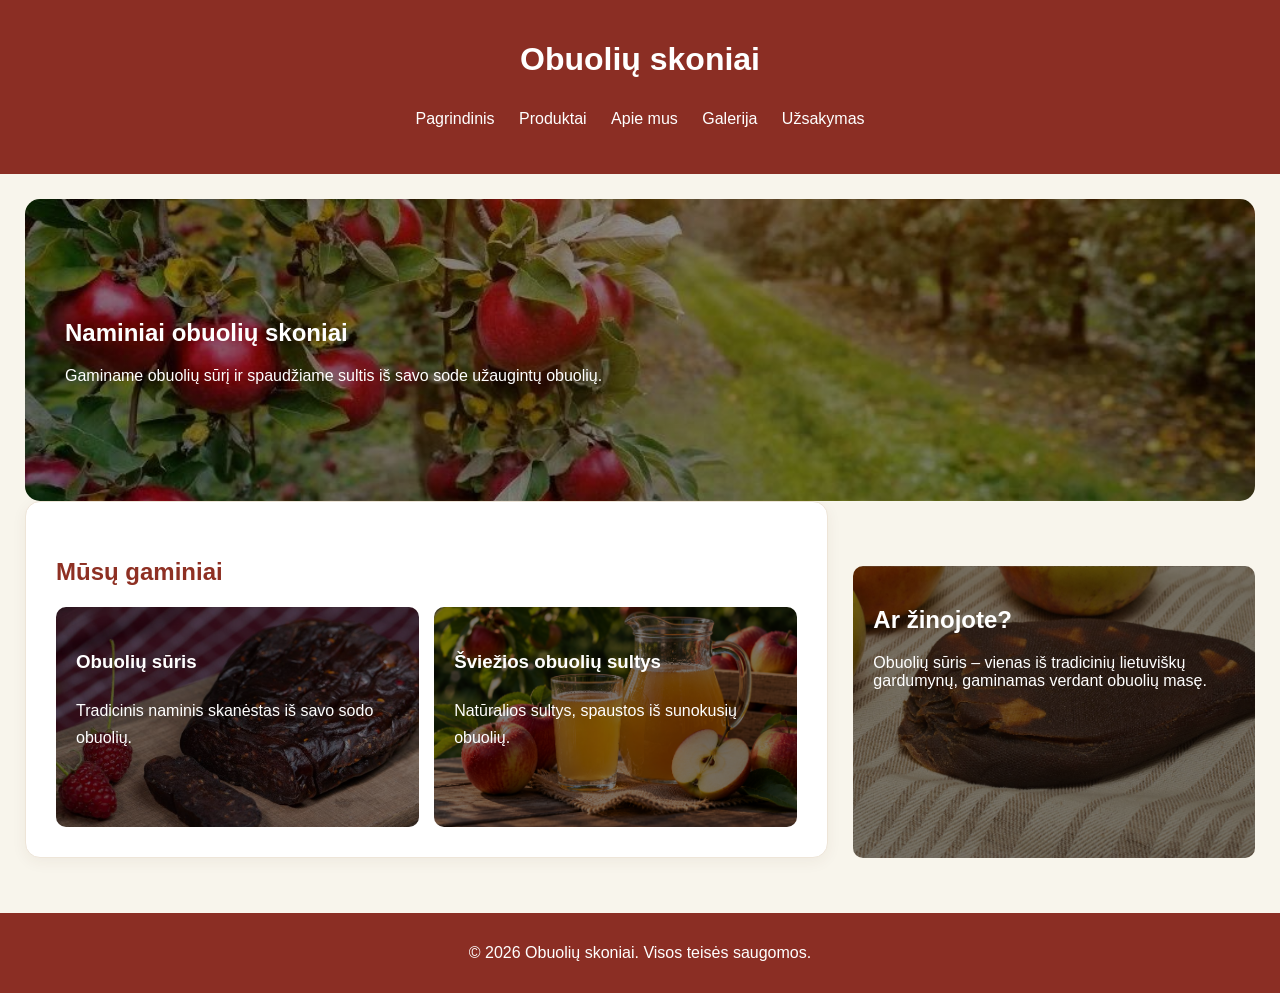
<file: index.html>
<!doctype html>
<html lang="lt">
  <head>
    <meta charset="UTF-8" />
    <meta name="viewport" content="width=device-width, initial-scale=1.0" />
    <title>Obuolių skoniai</title>

    <link rel="stylesheet" href="styles.css" />
  </head>

  <body>
    <header>
      <h1>Obuolių skoniai</h1>
      <nav>
        <ul>
          <li><a href="index.html">Pagrindinis</a></li>
          <li><a href="produktai.html">Produktai</a></li>
          <li><a href="apie.html">Apie mus</a></li>
          <li><a href="galerija.html">Galerija</a></li>
          <li><a href="uzsakymas.html">Užsakymas</a></li>
        </ul>
      </nav>
    </header>

    <main>
      <section class="intro">
        <h2>Naminiai obuolių skoniai</h2>
        <p>
          Gaminame obuolių sūrį ir spaudžiame sultis iš savo sode užaugintų
          obuolių.
        </p>
      </section>

      <div class="content-layout">
        <section class="products">
          <h2>Mūsų gaminiai</h2>

          <div class="product-grid">
            <article class="product-card cheese-card">
              <h3>Obuolių sūris</h3>
              <p>Tradicinis naminis skanėstas iš savo sodo obuolių.</p>
            </article>

            <article class="product-card juice-card">
              <h3>Šviežios obuolių sultys</h3>
              <p>Natūralios sultys, spaustos iš sunokusių obuolių.</p>
            </article>
          </div>
        </section>

        <aside class="sidebar aside-card">
          <h2>Ar žinojote?</h2>
          <p>
            Obuolių sūris – vienas iš tradicinių lietuviškų gardumynų, gaminamas
            verdant obuolių masę.
          </p>
        </aside>
      </div>
    </main>

    <footer id="footer">
      <p>© 2026 Obuolių skoniai. Visos teisės saugomos.</p>
    </footer>
  </body>
</html>
</file>
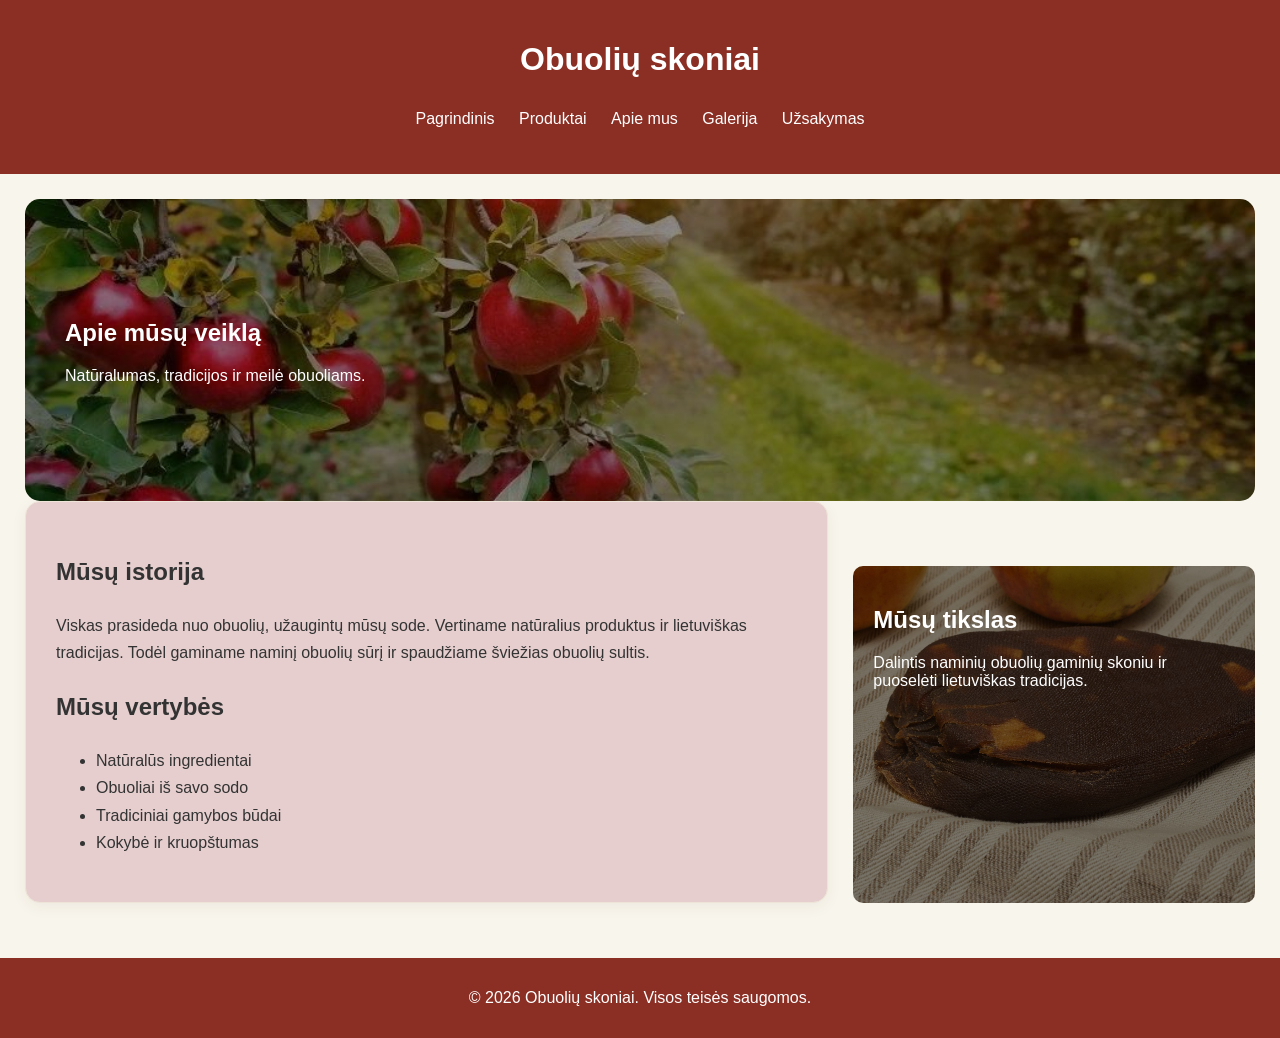
<file: apie.html>
<!doctype html>
<html lang="lt">
  <head>
    <meta charset="UTF-8" />
    <meta name="viewport" content="width=device-width, initial-scale=1.0" />
    <title>Apie mus | Obuolių skoniai</title>
    <link rel="stylesheet" href="styles.css" />
  </head>

  <body>
    <header>
      <h1>Obuolių skoniai</h1>

      <nav>
        <ul>
          <li><a href="index.html">Pagrindinis</a></li>
          <li><a href="produktai.html">Produktai</a></li>
          <li><a href="apie.html">Apie mus</a></li>
          <li><a href="galerija.html">Galerija</a></li>
          <li><a href="uzsakymas.html">Užsakymas</a></li>
        </ul>
      </nav>
    </header>

    <main>
      <section class="intro">
        <h2>Apie mūsų veiklą</h2>
        <p>Natūralumas, tradicijos ir meilė obuoliams.</p>
      </section>

      <div class="content-layout">
        <section class="history-section">
          <h2>Mūsų istorija</h2>

          <p>
            Viskas prasideda nuo obuolių, užaugintų mūsų sode. Vertiname
            natūralius produktus ir lietuviškas tradicijas. Todėl gaminame
            naminį obuolių sūrį ir spaudžiame šviežias obuolių sultis.
          </p>

          <h2>Mūsų vertybės</h2>

          <ul>
            <li>Natūralūs ingredientai</li>
            <li>Obuoliai iš savo sodo</li>
            <li>Tradiciniai gamybos būdai</li>
            <li>Kokybė ir kruopštumas</li>
          </ul>
        </section>

        <aside class="sidebar aside-card">
          <h2>Mūsų tikslas</h2>

          <p>
            Dalintis naminių obuolių gaminių skoniu ir puoselėti lietuviškas
            tradicijas.
          </p>
        </aside>
      </div>
    </main>

    <footer id="footer">
      <p>© 2026 Obuolių skoniai. Visos teisės saugomos.</p>
    </footer>
  </body>
</html>
</file>
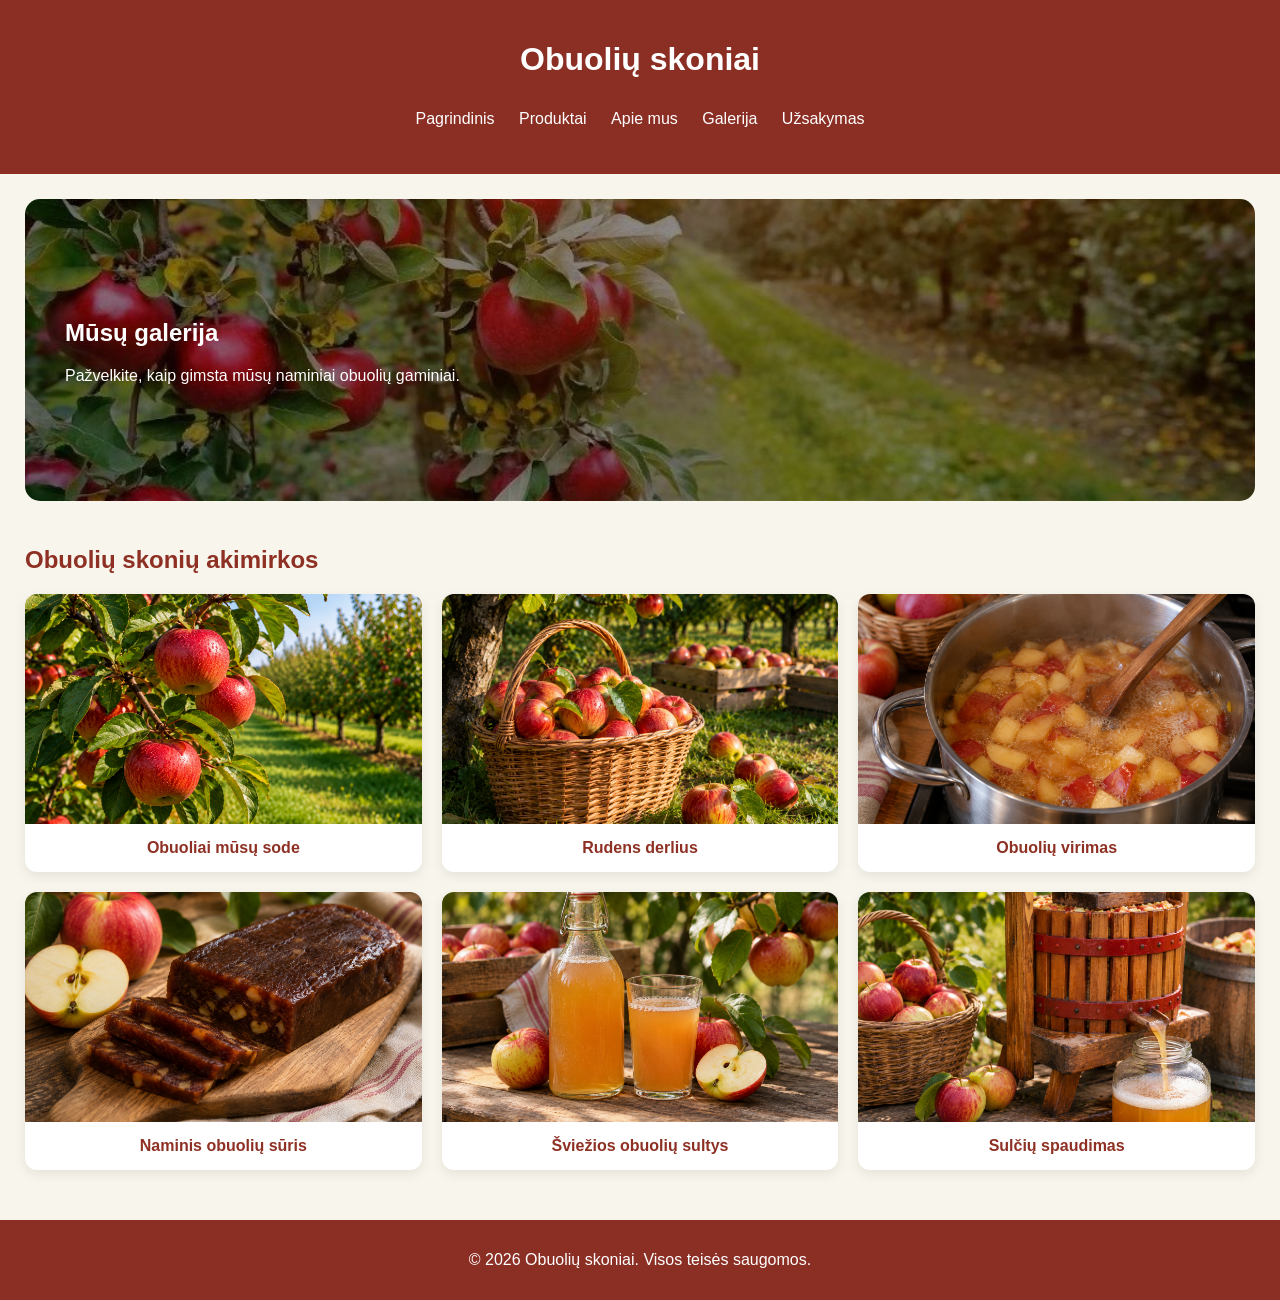
<file: galerija.html>
<!doctype html>
<html lang="lt">
  <head>
    <meta charset="UTF-8" />
    <meta name="viewport" content="width=device-width, initial-scale=1.0" />
    <title>Galerija | Obuolių skoniai</title>
    <link rel="stylesheet" href="styles.css" />
  </head>

  <body>
    <header>
      <h1>Obuolių skoniai</h1>

      <nav>
        <ul>
          <li><a href="index.html">Pagrindinis</a></li>
          <li><a href="produktai.html">Produktai</a></li>
          <li><a href="apie.html">Apie mus</a></li>
          <li><a href="galerija.html">Galerija</a></li>
          <li><a href="uzsakymas.html">Užsakymas</a></li>
        </ul>
      </nav>
    </header>

    <main>
      <section class="intro">
        <h2>Mūsų galerija</h2>
        <p>Pažvelkite, kaip gimsta mūsų naminiai obuolių gaminiai.</p>
      </section>

      <section class="gallery-section">
        <h2>Obuolių skonių akimirkos</h2>

        <div class="gallery-grid">
          <figure class="gallery-item">
            <img
              src="images/obuoliai/obuoliai-sode.png"
              alt="Prinokę obuoliai sode"
            />
            <figcaption>Obuoliai mūsų sode</figcaption>
          </figure>

          <figure class="gallery-item">
            <img
              src="images/obuoliai/derlius.png"
              alt="Surinktas obuolių derlius"
            />
            <figcaption>Rudens derlius</figcaption>
          </figure>

          <figure class="gallery-item">
            <img
              src="images/obuoliai/virimas.png"
              alt="Verdami obuoliai puode"
            />
            <figcaption>Obuolių virimas</figcaption>
          </figure>

          <figure class="gallery-item">
            <img
              src="images/obuoliai/suris-galerijai.png"
              alt="Naminis obuolių sūris"
            />
            <figcaption>Naminis obuolių sūris</figcaption>
          </figure>

          <figure class="gallery-item">
            <img
              src="images/obuoliai/sultys-galerijoje.png"
              alt="Šviežios obuolių sultys"
            />
            <figcaption>Šviežios obuolių sultys</figcaption>
          </figure>

          <figure class="gallery-item">
            <img
              src="images/obuoliai/spaudimas.png"
              alt="Obuolių sulčių spaudimas"
            />
            <figcaption>Sulčių spaudimas</figcaption>
          </figure>
        </div>
      </section>
    </main>

    <footer id="footer">
      <p>© 2026 Obuolių skoniai. Visos teisės saugomos.</p>
    </footer>
  </body>
</html>
</file>
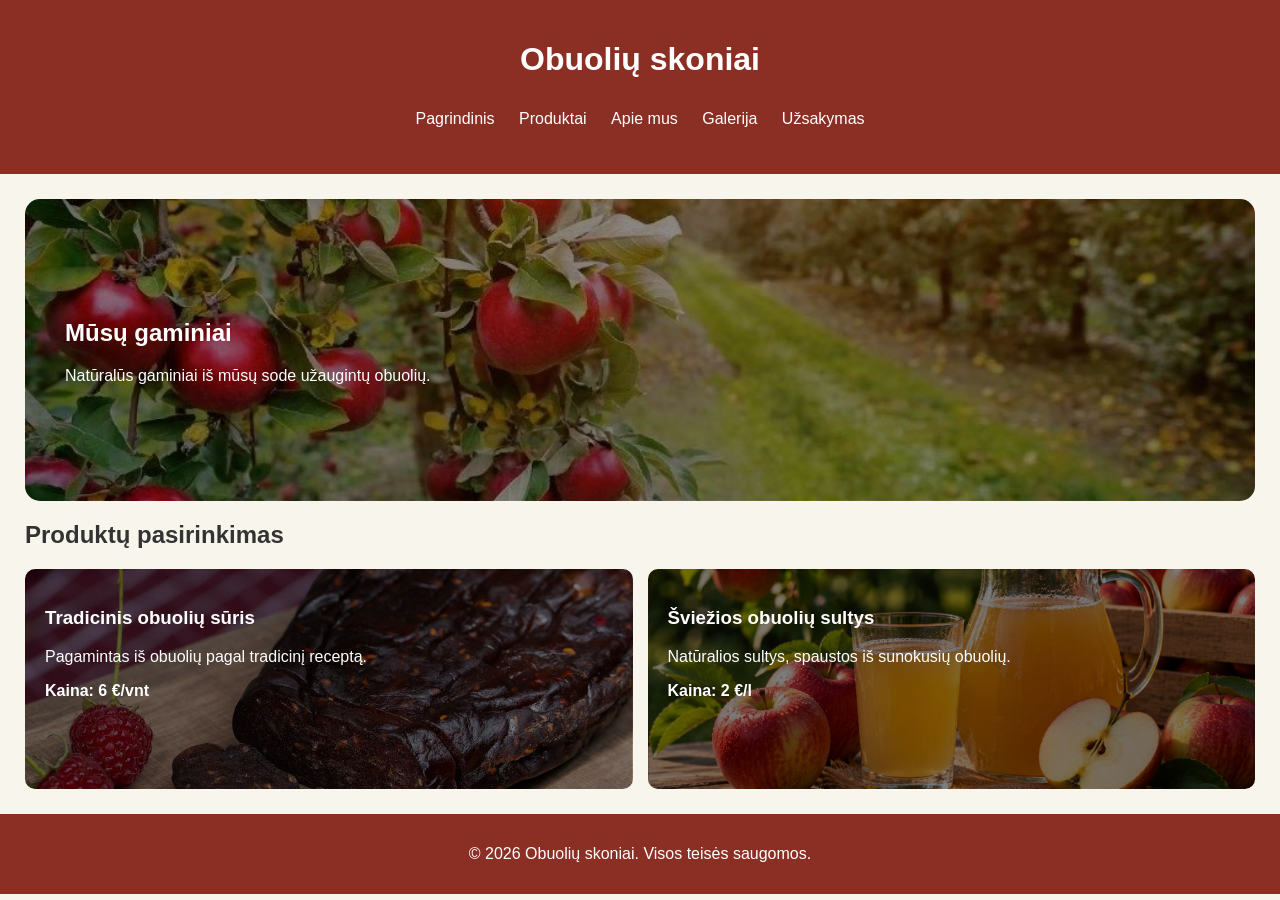
<file: produktai.html>
<!doctype html>
<html lang="lt">
  <head>
    <meta charset="UTF-8" />
    <meta name="viewport" content="width=device-width, initial-scale=1.0" />
    <title>Produktai | Obuolių skoniai</title>
    <link rel="stylesheet" href="styles.css" />
  </head>

  <body>
    <header>
      <h1>Obuolių skoniai</h1>

      <nav>
        <ul>
          <li><a href="index.html">Pagrindinis</a></li>
          <li><a href="produktai.html">Produktai</a></li>
          <li><a href="apie.html">Apie mus</a></li>
          <li><a href="galerija.html">Galerija</a></li>
          <li><a href="uzsakymas.html">Užsakymas</a></li>
        </ul>
      </nav>
    </header>

    <main>
      <section class="intro">
        <h2>Mūsų gaminiai</h2>
        <p>Natūralūs gaminiai iš mūsų sode užaugintų obuolių.</p>
      </section>

      <section class="products">
        <h2>Produktų pasirinkimas</h2>

        <div class="product-grid">
          <article class="product-card cheese-card">
            <h3>Tradicinis obuolių sūris</h3>
            <p>Pagamintas iš obuolių pagal tradicinį receptą.</p>
            <p><strong>Kaina: 6 €/vnt</strong></p>
          </article>

          <article class="product-card juice-card">
            <h3>Šviežios obuolių sultys</h3>
            <p>Natūralios sultys, spaustos iš sunokusių obuolių.</p>
            <p><strong>Kaina: 2 €/l</strong></p>
          </article>
        </div>
      </section>
    </main>

    <footer id="footer">
      <p>© 2026 Obuolių skoniai. Visos teisės saugomos.</p>
    </footer>
  </body>
</html>
</file>
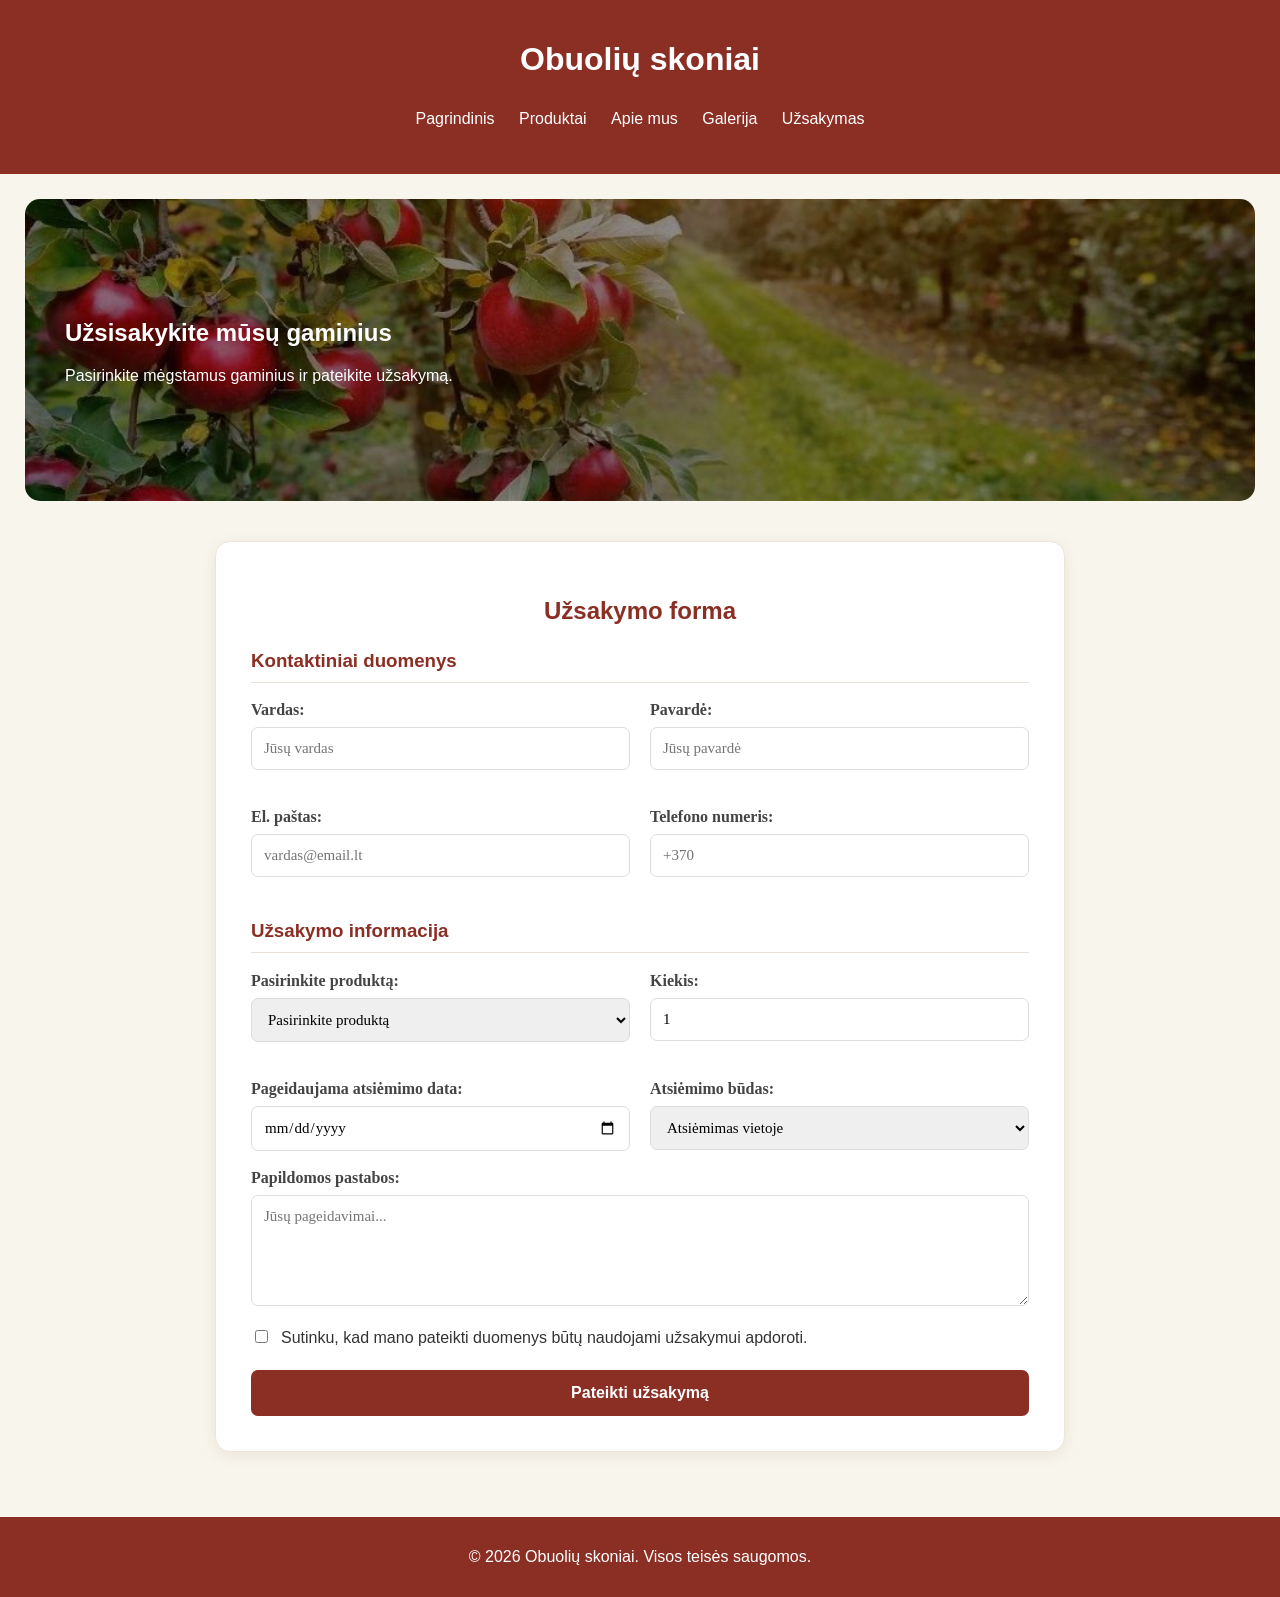
<file: uzsakymas.html>
<!doctype html>
<html lang="lt">
  <head>
    <meta charset="UTF-8" />
    <meta name="viewport" content="width=device-width, initial-scale=1.0" />
    <title>Užsakymas | Obuolių skoniai</title>
    <link rel="stylesheet" href="styles.css" />
  </head>
  <body>
    <header>
      <h1>Obuolių skoniai</h1>
      <nav>
        <ul>
          <li><a href="index.html">Pagrindinis</a></li>
          <li><a href="produktai.html">Produktai</a></li>
          <li><a href="apie.html">Apie mus</a></li>
          <li><a href="galerija.html">Galerija</a></li>
          <li><a href="uzsakymas.html">Užsakymas</a></li>
        </ul>
      </nav>
    </header>

    <main>
      <section class="intro">
        <h2>Užsisakykite mūsų gaminius</h2>
        <p>Pasirinkite mėgstamus gaminius ir pateikite užsakymą.</p>
      </section>

      <section class="order-section">
        <h2>Užsakymo forma</h2>

        <form action="#" method="post">
          <h3>Kontaktiniai duomenys</h3>

          <div class="form-grid">
            <div class="form-group">
              <label for="vardas">Vardas:</label>
              <input
                type="text"
                id="vardas"
                name="vardas"
                placeholder="Jūsų vardas"
                required
              />
            </div>

            <div class="form-group">
              <label for="pavarde">Pavardė:</label>
              <input
                type="text"
                id="pavarde"
                name="pavarde"
                placeholder="Jūsų pavardė"
                required
              />
            </div>

            <div class="form-group">
              <label for="email">El. paštas:</label>
              <input
                type="email"
                id="email"
                name="email"
                placeholder="vardas@email.lt"
                required
              />
            </div>

            <div class="form-group">
              <label for="telefonas">Telefono numeris:</label>
              <input
                type="tel"
                id="telefonas"
                name="telefonas"
                placeholder="+370"
              />
            </div>
          </div>

          <h3>Užsakymo informacija</h3>

          <div class="form-grid">
            <div class="form-group">
              <label for="produktas">Pasirinkite produktą:</label>
              <select id="produktas" name="produktas" required>
                <option value="">Pasirinkite produktą</option>
                <option value="suris">Naminis obuolių sūris</option>
                <option value="sultys">Šviežios obuolių sultys</option>
              </select>
            </div>

            <div class="form-group">
              <label for="kiekis">Kiekis:</label>
              <input
                type="number"
                id="kiekis"
                name="kiekis"
                min="1"
                value="1"
                required
              />
            </div>

            <div class="form-group">
              <label for="data">Pageidaujama atsiėmimo data:</label>
              <input type="date" id="data" name="data" min="2026-11-18" />
            </div>

            <div class="form-group">
              <label for="budas">Atsiėmimo būdas:</label>
              <select id="budas" name="budas">
                <option value="vietoje">Atsiėmimas vietoje</option>
                <option value="pristatymas">Pristatymas</option>
              </select>
            </div>
          </div>

          <div class="form-group">
            <label for="pastabos">Papildomos pastabos:</label>
            <textarea
              id="pastabos"
              name="pastabos"
              rows="5"
              placeholder="Jūsų pageidavimai..."
            ></textarea>
          </div>

          <label class="consent">
            <input type="checkbox" name="sutikimas" required />
            Sutinku, kad mano pateikti duomenys būtų naudojami užsakymui
            apdoroti.
          </label>

          <button type="submit" id="order-button">Pateikti užsakymą</button>
        </form>
      </section>
    </main>

    <footer id="footer">
      <p>© 2026 Obuolių skoniai. Visos teisės saugomos.</p>
    </footer>
  </body>
</html>
</file>
<file: styles.css>
/* BENDRIEJI STILIAI */

body {
  margin: 0;
  font-family: Arial, sans-serif;
  background-color: #f8f5ec;
  color: #333;
}

header {
  background-color: #8b2e24;
  color: white;
  padding: 20px;
  text-align: center;
}

nav ul {
  list-style: none;
  padding: 0;
}

nav li {
  display: inline-block;
  margin: 10px;
}

nav a {
  color: white;
  text-decoration: none;
}

main {
  padding: 25px;
}

#footer {
  background-color: #8b2e24;
  color: white;
  text-align: center;
  padding: 15px;
}

/* PAGRINDINIO PUSLAPIO STILIAI */

.intro {
  background-image:
    linear-gradient(rgba(0, 0, 0, 0.45), rgba(0, 0, 0, 0.45)),
    url("images/obuoliai/obuoliai.jpeg");
  background-size: cover;
  background-position: center;
  background-repeat: no-repeat;
  padding: 100px 40px;
  color: white;
  border-radius: 15px;
}

.content-layout {
  display: grid;
  grid-template-columns: 2fr 1fr;
  gap: 25px;
  align-items: stretch;
  margin-bottom: 30px;
}

.product-grid {
  display: grid;
  grid-template-columns: repeat(2, 1fr);
  gap: 15px;
}

.product-card,
.sidebar {
  background: white;
  padding: 20px;
  border-radius: 10px;
  min-height: 293px;
  box-sizing: border-box;
}

.sidebar {
  margin-top: 65px;
}

.cheese-card {
  background-image:
    linear-gradient(rgba(0, 0, 0, 0.5), rgba(0, 0, 0, 0.5)),
    url("images/obuoliai/suris1.jpeg");
  background-size: cover;
  background-position: center;
  color: white;
  min-height: 220px;
}

.juice-card {
  background-image:
    linear-gradient(rgba(0, 0, 0, 0.5), rgba(0, 0, 0, 0.5)),
    url("images/obuoliai/sultys.png");
  background-size: cover;
  background-position: center;
  color: white;
  min-height: 220px;
}

.aside-card {
  background-image:
    linear-gradient(rgba(0, 0, 0, 0.5), rgba(0, 0, 0, 0.5)),
    url("images/obuoliai/suris.jpeg");
  background-size: cover;
  background-position: center;
  color: white;
  min-height: 220px;
}

.content-layout > .products {
  background: #fff;
  padding: 30px;
  border-radius: 15px;
  border: 1px solid #eee5d8;
  box-shadow: 0 4px 15px rgba(80, 50, 30, 0.06);
  line-height: 1.7;
}

.content-layout > .products h2 {
  color: #8e3023;
  margin-bottom: 15px;
}

.content-layout > .products ul {
  padding-left: 25px;
}

.content-layout > .products li {
  padding-left: 5px;
}

/*  APIE MUS PUSLAPIS */

.history-section {
  background: #e6cece;
  padding: 30px;
  border-radius: 15px;
  border: 1px solid #eee5d8;
  box-shadow: 0 4px 15px rgba(80, 50, 30, 0.06);
  line-height: 1.7;
}

/* GALERIJOS PUSLAPIS */

.gallery-section {
  padding: 25px 0;
}

.gallery-section h2 {
  color: #8e3023;
  margin-bottom: 20px;
}

.gallery-grid {
  display: grid;
  grid-template-columns: repeat(3, 1fr);
  gap: 20px;
}

.gallery-item {
  margin: 0;
  background: white;
  border-radius: 12px;
  overflow: hidden;
  box-shadow: 0 4px 12px rgba(0, 0, 0, 0.08);
}

.gallery-item img {
  width: 100%;
  height: 230px;
  object-fit: cover;
  display: block;
  transition: transform 0.3s ease;
}

.gallery-item:hover img {
  transform: scale(1.05);
}

.gallery-item figcaption {
  padding: 15px;
  text-align: center;
  font-weight: bold;
  color: #8e3023;
}

/* UŽSAKYMO PUSLAPIS */

.order-section {
  max-width: 850px;
  font-family: Arial, sans-serif;
  margin: 40px auto;
  padding: 35px;
  background-color: white;
  border-radius: 15px;
  border: 1px solid #eee5d8;
  box-shadow: 0 4px 15px rgba(80, 50, 30, 0.08);
  box-sizing: border-box;
}

.order-section h2 {
  color: #8b2e24;
  text-align: center;
  margin-bottom: 10px;
}

.order-description {
  text-align: center;
  color: #666;
  margin-bottom: 30px;
}

.order-section h3 {
  color: #8b2e24;
  font-family: Georgia, serif;
  border-bottom: 1px solid #eaded5;
  padding-bottom: 10px;
  margin-top: 25px;
}
.order-section h3 {
  font-family: inherit;
}
.form-grid {
  display: grid;
  grid-template-columns: repeat(2, 1fr);
  gap: 20px;
}

.form-group {
  display: flex;
  flex-direction: column;
  margin-bottom: 18px;
  font-family: Georgia, serif;
}

.form-group label {
  margin-bottom: 8px;
  font-weight: bold;
  color: #444;
}

.form-group input,
.form-group select,
.form-group textarea {
  width: 100%;
  padding: 12px;
  border: 1px solid #ddd;
  border-radius: 7px;
  font-family: inherit;
  font-size: 15px;
  box-sizing: border-box;
}

.form-group input:focus,
.form-group select:focus,
.form-group textarea:focus {
  outline: none;
  border-color: #8b2e24;
}

.form-group textarea {
  resize: vertical;
}

.consent {
  display: flex;
  align-items: flex-start;
  gap: 10px;
  margin: 20px 0;
  line-height: 1.5;
}

.consent input {
  margin-top: 4px;
}

#order-button {
  background-color: #333;
}
.order-section button {
  width: 100%;
  padding: 14px;
  background-color: #8b2e24 !important;
  color: white;
  border: none;
  border-radius: 7px;
  font-size: 16px;
  font-weight: bold;
  cursor: pointer;
}
#order-button:hover {
  background-color: #3c3939 !important;
}

/* PRITAIKYMAS TELEFONAMS */

@media (max-width: 600px) {
  body {
    overflow-x: hidden;
  }
  main {
    padding: 12px;
  }
  header {
    padding: 15px 10px;
  }
  nav li {
    margin: 5px;
  }
  nav a {
    font-size: 14px;
  }
  .intro {
    padding: 60px 20px;
  }
  .content-layout {
    grid-template-columns: 1fr;
    gap: 15px;
  }
  .product-grid {
    grid-template-columns: 1fr;
  }
  .product-card,
  .sidebar {
    min-height: 220px;
    margin-top: 0;
  }
  .content-layout > .products {
    padding: 20px;
  }
  .gallery-grid {
    grid-template-columns: 1fr;
  }

  .gallery-item img {
    height: 220px;
  }
  .order-section {
    padding: 20px;
    margin: 20px auto;
  }
  .form-grid {
    grid-template-columns: 1fr;
    gap: 0;
  }
}
</file>
